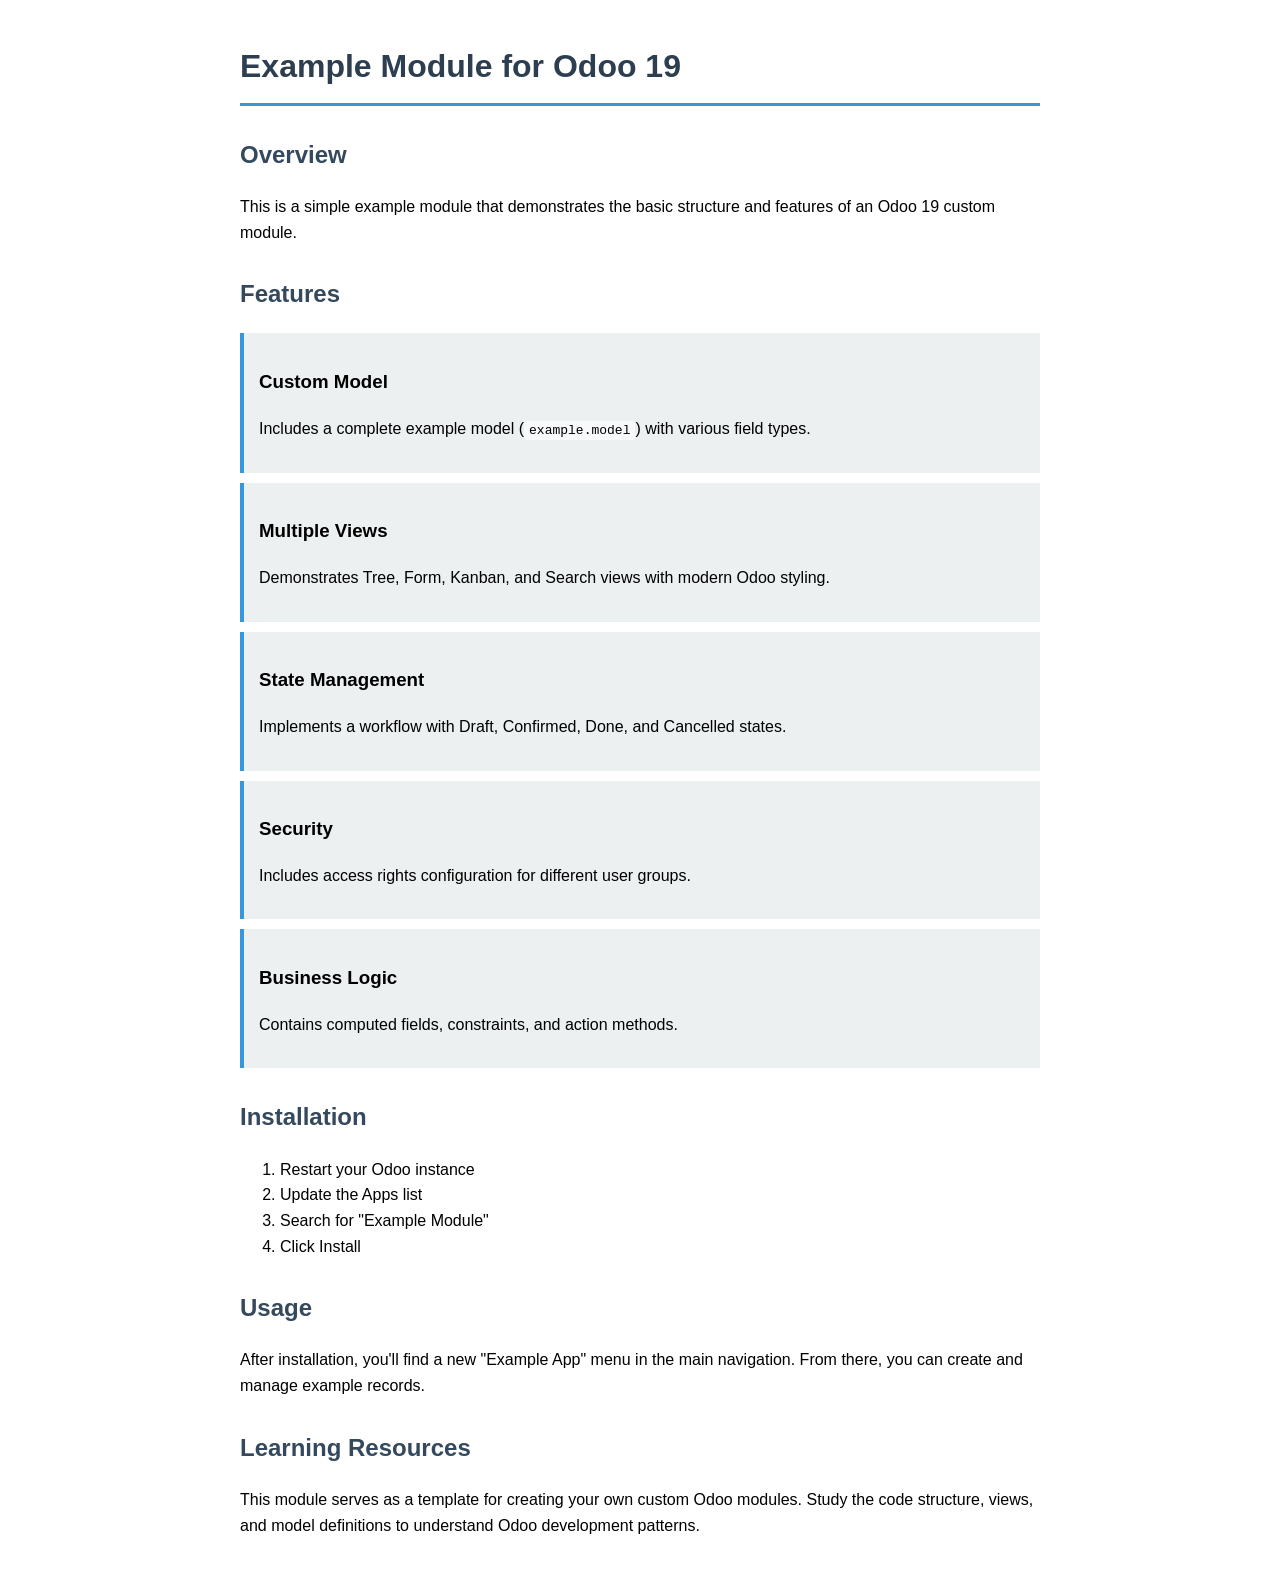
<file: addons/example_module/static/description/index.html>
<!DOCTYPE html>
<html>
<head>
    <meta charset="utf-8">
    <title>Example Module</title>
    <style>
        body {
            font-family: 'Arial', sans-serif;
            line-height: 1.6;
            padding: 20px;
            max-width: 800px;
            margin: 0 auto;
        }
        h1 {
            color: #2c3e50;
            border-bottom: 3px solid #3498db;
            padding-bottom: 10px;
        }
        h2 {
            color: #34495e;
            margin-top: 30px;
        }
        .feature {
            background: #ecf0f1;
            padding: 15px;
            margin: 10px 0;
            border-left: 4px solid #3498db;
        }
        code {
            background: #f8f9fa;
            padding: 2px 5px;
            border-radius: 3px;
        }
    </style>
</head>
<body>
    <h1>Example Module for Odoo 19</h1>

    <section>
        <h2>Overview</h2>
        <p>
            This is a simple example module that demonstrates the basic structure
            and features of an Odoo 19 custom module.
        </p>
    </section>

    <section>
        <h2>Features</h2>

        <div class="feature">
            <h3>Custom Model</h3>
            <p>Includes a complete example model (<code>example.model</code>) with various field types.</p>
        </div>

        <div class="feature">
            <h3>Multiple Views</h3>
            <p>Demonstrates Tree, Form, Kanban, and Search views with modern Odoo styling.</p>
        </div>

        <div class="feature">
            <h3>State Management</h3>
            <p>Implements a workflow with Draft, Confirmed, Done, and Cancelled states.</p>
        </div>

        <div class="feature">
            <h3>Security</h3>
            <p>Includes access rights configuration for different user groups.</p>
        </div>

        <div class="feature">
            <h3>Business Logic</h3>
            <p>Contains computed fields, constraints, and action methods.</p>
        </div>
    </section>

    <section>
        <h2>Installation</h2>
        <ol>
            <li>Restart your Odoo instance</li>
            <li>Update the Apps list</li>
            <li>Search for "Example Module"</li>
            <li>Click Install</li>
        </ol>
    </section>

    <section>
        <h2>Usage</h2>
        <p>
            After installation, you'll find a new "Example App" menu in the main navigation.
            From there, you can create and manage example records.
        </p>
    </section>

    <section>
        <h2>Learning Resources</h2>
        <p>
            This module serves as a template for creating your own custom Odoo modules.
            Study the code structure, views, and model definitions to understand Odoo development patterns.
        </p>
    </section>
</body>
</html>
</file>
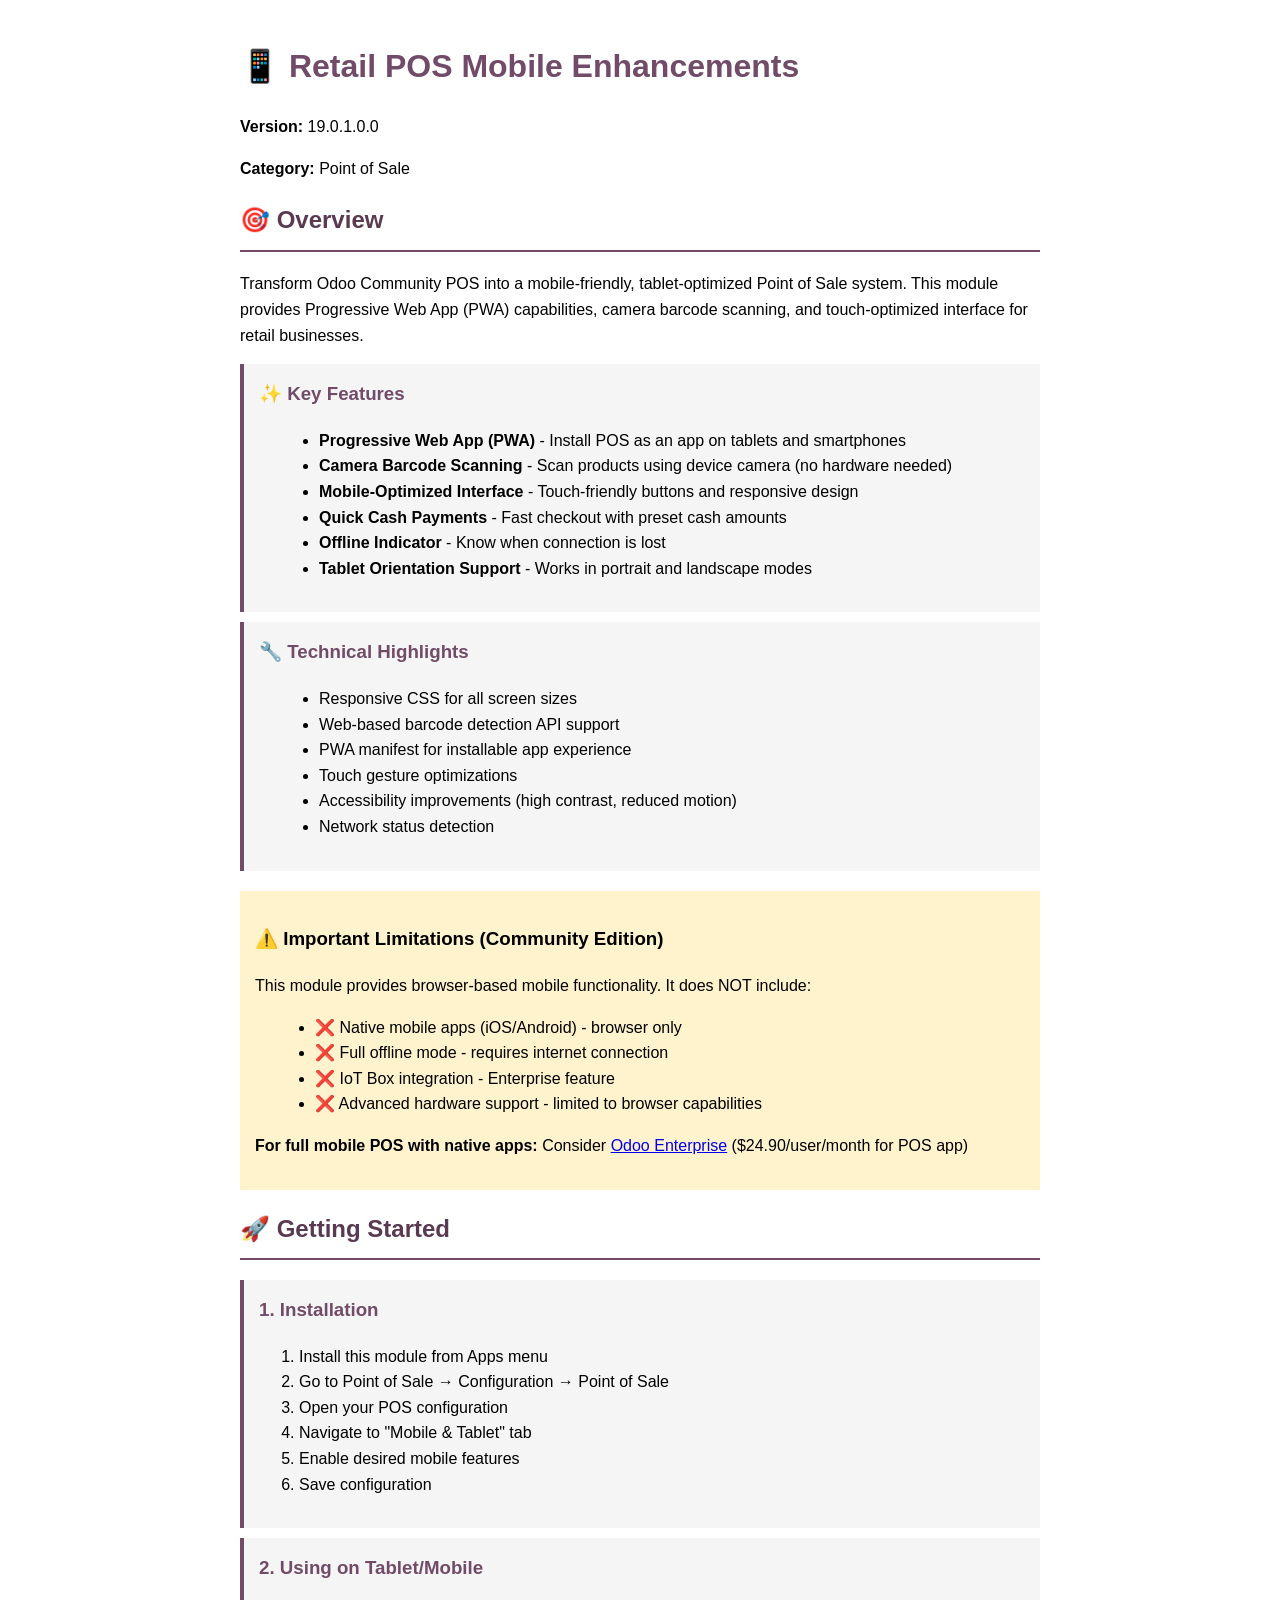
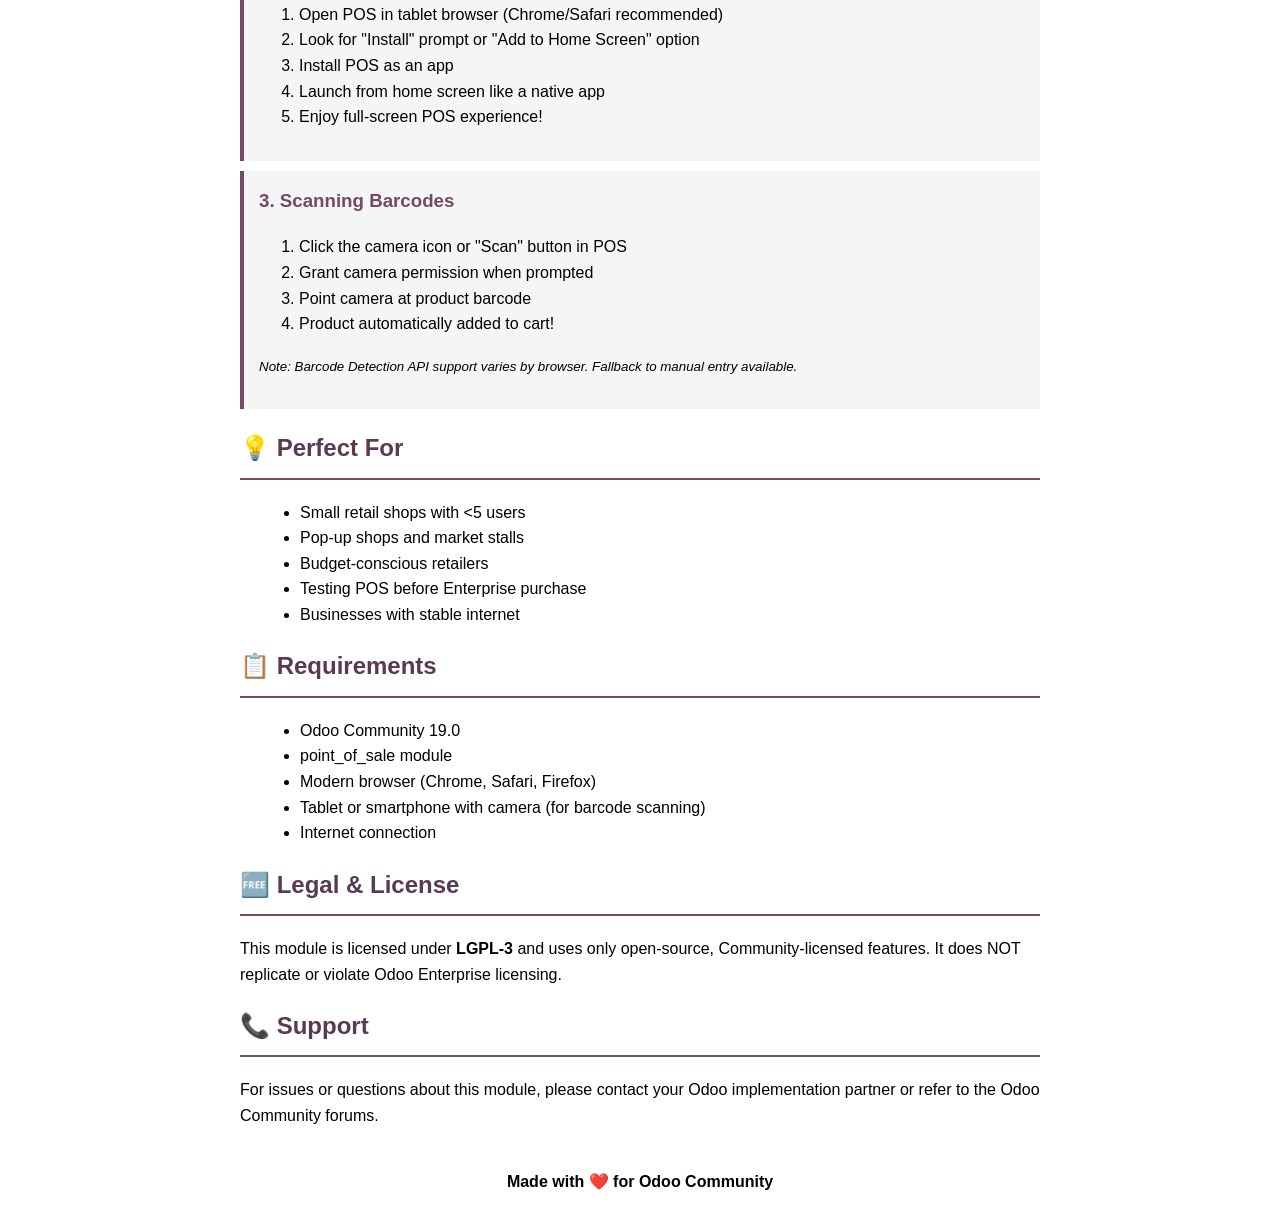
<file: addons/retail_pos_mobile/static/description/index.html>
<!DOCTYPE html>
<html>
<head>
    <meta charset="utf-8">
    <title>Retail POS Mobile Enhancements</title>
    <style>
        body { font-family: Arial, sans-serif; line-height: 1.6; max-width: 800px; margin: 0 auto; padding: 20px; }
        h1 { color: #714B67; }
        h2 { color: #5a3a52; border-bottom: 2px solid #714B67; padding-bottom: 10px; }
        .feature { background: #f5f5f5; padding: 15px; margin: 10px 0; border-left: 4px solid #714B67; }
        .feature h3 { margin-top: 0; color: #714B67; }
        .warning { background: #fff3cd; border-left-color: #ffc107; padding: 15px; margin: 20px 0; }
        code { background: #f5f5f5; padding: 2px 6px; border-radius: 3px; }
        ul { margin-left: 20px; }
        .button { display: inline-block; background: #714B67; color: white; padding: 10px 20px; text-decoration: none; border-radius: 5px; }
    </style>
</head>
<body>
    <h1>📱 Retail POS Mobile Enhancements</h1>
    <p><strong>Version:</strong> 19.0.1.0.0</p>
    <p><strong>Category:</strong> Point of Sale</p>

    <h2>🎯 Overview</h2>
    <p>
        Transform Odoo Community POS into a mobile-friendly, tablet-optimized Point of Sale system.
        This module provides Progressive Web App (PWA) capabilities, camera barcode scanning,
        and touch-optimized interface for retail businesses.
    </p>

    <div class="feature">
        <h3>✨ Key Features</h3>
        <ul>
            <li><strong>Progressive Web App (PWA)</strong> - Install POS as an app on tablets and smartphones</li>
            <li><strong>Camera Barcode Scanning</strong> - Scan products using device camera (no hardware needed)</li>
            <li><strong>Mobile-Optimized Interface</strong> - Touch-friendly buttons and responsive design</li>
            <li><strong>Quick Cash Payments</strong> - Fast checkout with preset cash amounts</li>
            <li><strong>Offline Indicator</strong> - Know when connection is lost</li>
            <li><strong>Tablet Orientation Support</strong> - Works in portrait and landscape modes</li>
        </ul>
    </div>

    <div class="feature">
        <h3>🔧 Technical Highlights</h3>
        <ul>
            <li>Responsive CSS for all screen sizes</li>
            <li>Web-based barcode detection API support</li>
            <li>PWA manifest for installable app experience</li>
            <li>Touch gesture optimizations</li>
            <li>Accessibility improvements (high contrast, reduced motion)</li>
            <li>Network status detection</li>
        </ul>
    </div>

    <div class="warning">
        <h3>⚠️ Important Limitations (Community Edition)</h3>
        <p>This module provides browser-based mobile functionality. It does NOT include:</p>
        <ul>
            <li>❌ Native mobile apps (iOS/Android) - browser only</li>
            <li>❌ Full offline mode - requires internet connection</li>
            <li>❌ IoT Box integration - Enterprise feature</li>
            <li>❌ Advanced hardware support - limited to browser capabilities</li>
        </ul>
        <p>
            <strong>For full mobile POS with native apps:</strong>
            Consider <a href="https://www.odoo.com/pricing" target="_blank">Odoo Enterprise</a>
            ($24.90/user/month for POS app)
        </p>
    </div>

    <h2>🚀 Getting Started</h2>

    <div class="feature">
        <h3>1. Installation</h3>
        <ol>
            <li>Install this module from Apps menu</li>
            <li>Go to Point of Sale → Configuration → Point of Sale</li>
            <li>Open your POS configuration</li>
            <li>Navigate to "Mobile & Tablet" tab</li>
            <li>Enable desired mobile features</li>
            <li>Save configuration</li>
        </ol>
    </div>

    <div class="feature">
        <h3>2. Using on Tablet/Mobile</h3>
        <ol>
            <li>Open POS in tablet browser (Chrome/Safari recommended)</li>
            <li>Look for "Install" prompt or "Add to Home Screen" option</li>
            <li>Install POS as an app</li>
            <li>Launch from home screen like a native app</li>
            <li>Enjoy full-screen POS experience!</li>
        </ol>
    </div>

    <div class="feature">
        <h3>3. Scanning Barcodes</h3>
        <ol>
            <li>Click the camera icon or "Scan" button in POS</li>
            <li>Grant camera permission when prompted</li>
            <li>Point camera at product barcode</li>
            <li>Product automatically added to cart!</li>
        </ol>
        <p><small><em>Note: Barcode Detection API support varies by browser. Fallback to manual entry available.</em></small></p>
    </div>

    <h2>💡 Perfect For</h2>
    <ul>
        <li>Small retail shops with &lt;5 users</li>
        <li>Pop-up shops and market stalls</li>
        <li>Budget-conscious retailers</li>
        <li>Testing POS before Enterprise purchase</li>
        <li>Businesses with stable internet</li>
    </ul>

    <h2>📋 Requirements</h2>
    <ul>
        <li>Odoo Community 19.0</li>
        <li>point_of_sale module</li>
        <li>Modern browser (Chrome, Safari, Firefox)</li>
        <li>Tablet or smartphone with camera (for barcode scanning)</li>
        <li>Internet connection</li>
    </ul>

    <h2>🆓 Legal & License</h2>
    <p>
        This module is licensed under <strong>LGPL-3</strong> and uses only open-source,
        Community-licensed features. It does NOT replicate or violate Odoo Enterprise licensing.
    </p>

    <h2>📞 Support</h2>
    <p>
        For issues or questions about this module, please contact your Odoo implementation partner
        or refer to the Odoo Community forums.
    </p>

    <p style="text-align: center; margin-top: 40px;">
        <strong>Made with ❤️ for Odoo Community</strong>
    </p>
</body>
</html>
</file>
